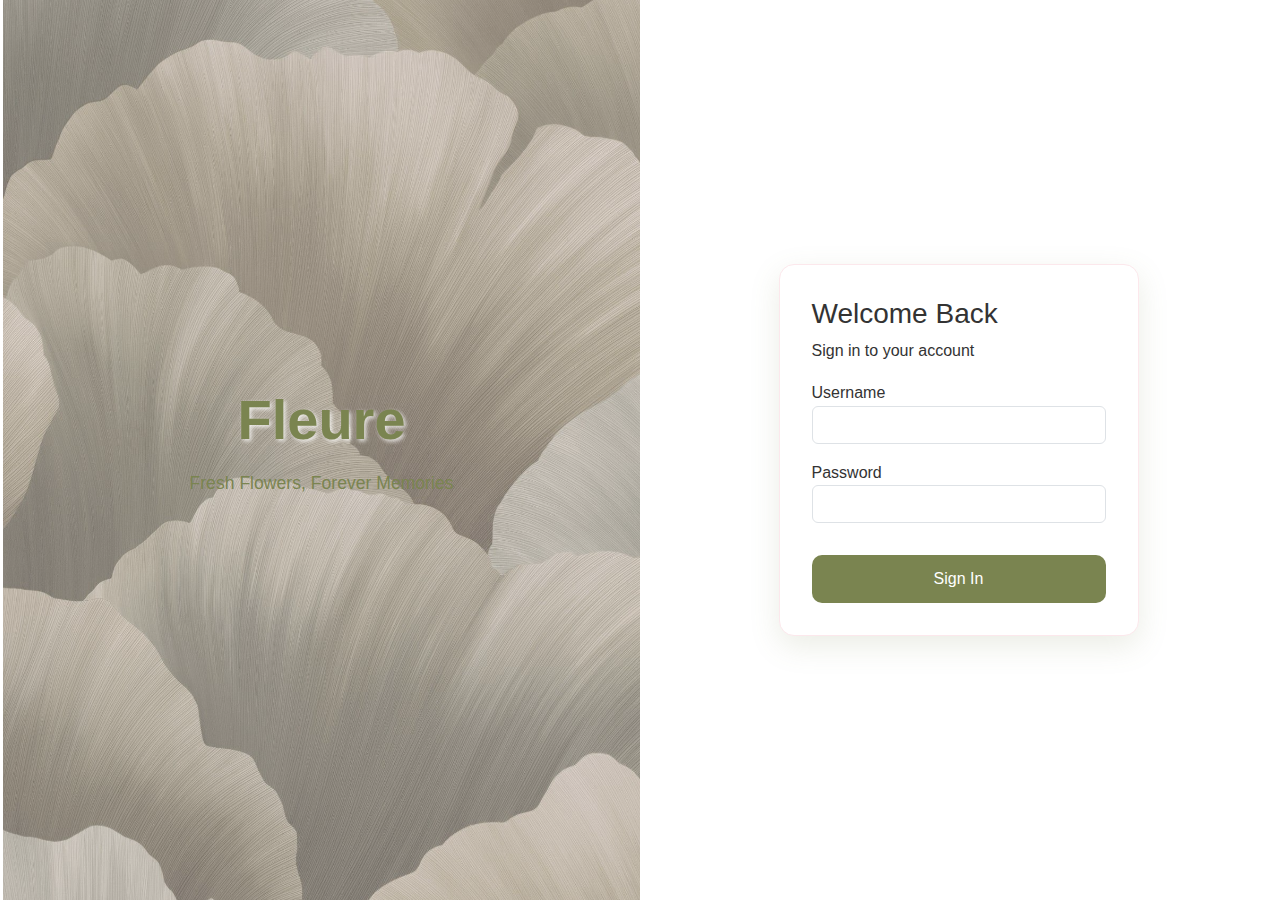
<file: index.html>
<!DOCTYPE html>
<html lang="en">
<head>
    <meta charset="UTF-8">
    <meta name="viewport" content="width=device-width, initial-scale=1.0">
    <title>Fleure - Login</title>
    <link href="https://cdn.jsdelivr.net/npm/bootstrap@5.3.0/dist/css/bootstrap.min.css" rel="stylesheet">
    <link href="css/style.css" rel="stylesheet">
</head>
<body class="login-body">
    <div class="container-fluid vh-100">
        <div class="row h-100">
            <div class="col-md-6 d-none d-md-block login-image-section">
                <div class="login-overlay">
                    <h3 class="brand-title">Fleure</h3>
                    <p class="brand-subtitle">Fresh Flowers, Forever Memories</p>
                </div>
            </div>
            <div class="col-md-6 d-flex align-items-center justify-content-center">
                <div class="login-form-container w-75">
                    <form id="loginForm" class="login-card">
                        <h3>Welcome Back</h3>
                        <p>Sign in to your account</p>
                        <div id="error" class="alert alert-danger d-none"></div>
                        <div class="mb-3">
                            <label for="username">Username</label>
                            <input type="text" name="username" id="username" class="form-control" required>
                        </div>
                        <div class="mb-4">
                            <label for="password">Password</label>
                            <input type="password" name="password" id="password" class="form-control" required>
                        </div>
                        <button type="submit" class="btn btn-login w-100">Sign In</button>
                    </form>
                </div>
            </div>
        </div>
    </div>

    <script src="js/session.js"></script>
</body>
</html>
</file>
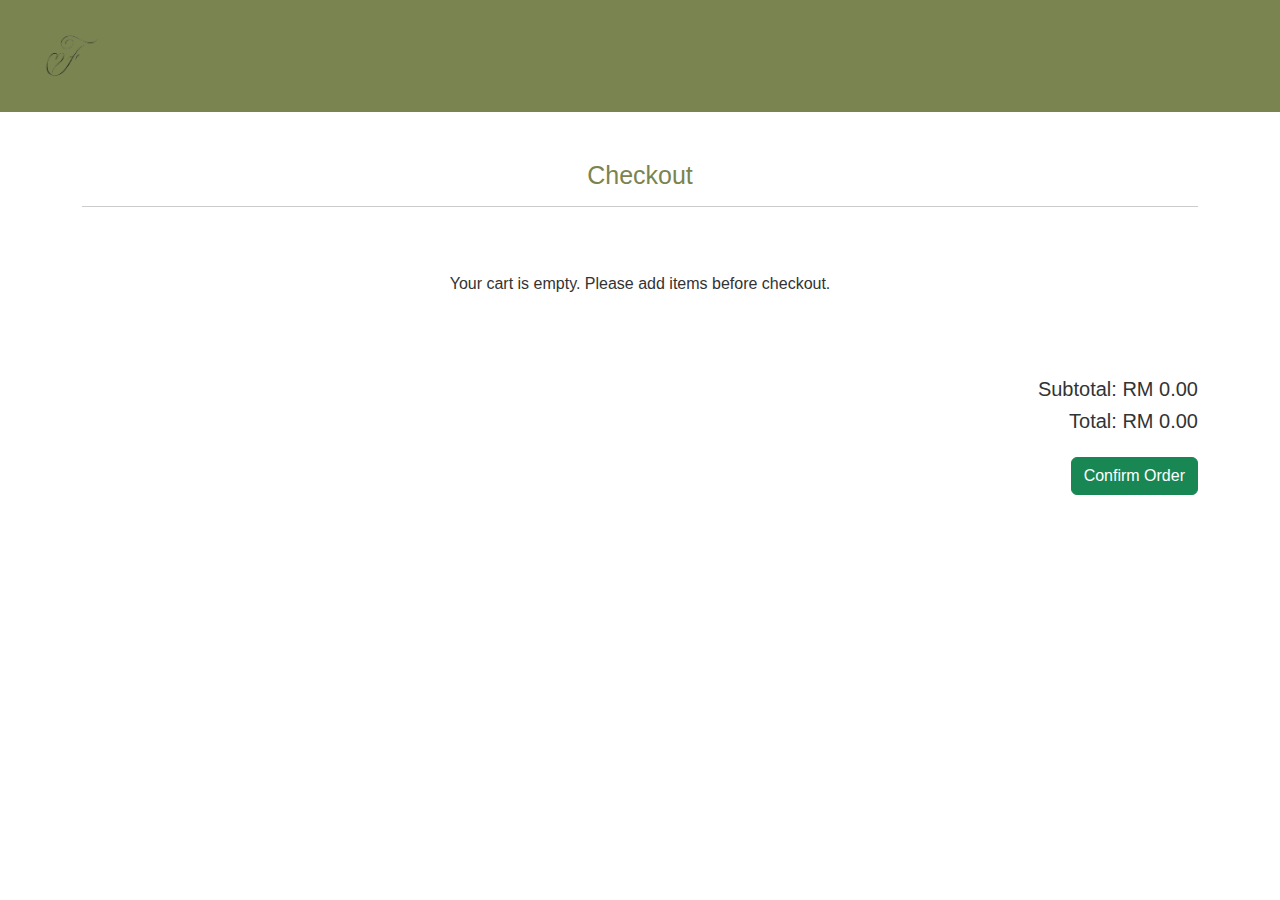
<file: checkout.html>
<!DOCTYPE html>
<html lang="en">
<head>
    <meta charset="UTF-8">
    <meta name="viewport" content="width=device-width, initial-scale=1.0">
    <title>Fleure - Checkout</title>
    <link href="https://cdn.jsdelivr.net/npm/bootstrap@5.3.0/dist/css/bootstrap.min.css" rel="stylesheet">
    <link rel="stylesheet" href="https://cdn.jsdelivr.net/npm/bootstrap-icons@1.10.0/font/bootstrap-icons.css">
    <link href="css/style.css" rel="stylesheet">
</head>
<body>

<nav class="navbar navbar-expand-lg navbar-custom">
    <div class="container-fluid">
        <a class="navbar-brand" href="dashboard.html">
            <img src="img/fleure.png" alt="Fleure Logo" class="navbar-logo ms-3">
        </a>
    </div>
</nav>

<div class="container my-5">
    <h4 class="section-title text-center">Checkout</h4>
    <hr class="section-divider">

    <div id="checkoutItems" class="mb-4"></div>

    <div class="text-end">
        <h5>Subtotal: RM <span id="checkoutSubtotal">0.00</span></h5>
        <h5>Total: RM <span id="checkoutTotal">0.00</span></h5>
        <button class="btn btn-success mt-3" id="confirmOrderBtn">Confirm Order</button>
    </div>
</div>

<script src="js/checkout.js"></script>
</body>
</html>
</file>
<file: css/style.css>
@font-face {
    font-family: "BBH Sans Hegarty";
    src: url('fonts/BBH-Sans-Hegarty-Regular.woff2') format('woff2'),
         url('fonts/BBH-Sans-Hegarty-Regular.woff') format('woff');
    font-weight: 400;
    font-style: normal;
}

:root {
    --primary-pink: #F9CDD5;
    --secondary-green: #7A8450;
    --light-pink: #fce8ec;
    --dark-green: #6a7348;
    --light-green: #a4b494;
    --white: #ffffff;
    --light-gray: #f8f9fa;
    --text-muted: #6c757d;
}


/* General styles */
* {
    margin: 0;
    padding: 0;
    box-sizing: border-box;
}

body {
    font-family: 'Segoe UI', Tahoma, Geneva, Verdana, sans-serif;
    background-color: var(--white);
    color: #333;
    line-height: 1.6;
}

.login-body {
    background-color: var(--white);
    height: 100vh;
    overflow: hidden;
}

.container-fluid {
    padding: 0 15px;
}

/* Login page */
.login-image-section {
    background: linear-gradient(rgba(249, 205, 213, 0.3), rgba(249, 205, 213, 0.3)), 
                url("../img/bg.jpg") center/cover;
    position: relative;
    min-height: 100vh;
}

.login-overlay {
    position: absolute;
    top: 50%;
    left: 50%;
    transform: translate(-50%, -50%);
    text-align: center;
    color: var(--secondary-green);
    width: 80%;
}

.brand-title {
    font-size: 3.5rem;
    font-weight: bold;
    margin-bottom: 1rem;
    color: var(--secondary-green);
    text-shadow: 2px 2px 4px rgba(255, 255, 255, 0.8);
}

.brand-subtitle {
    font-size: 1.1rem;
    font-weight: 300;
    color: var(--secondary-green);
}

.brand-title-mobile {
    font-size: 2.5rem;
    font-weight: bold;
    color: var(--secondary-green);
    margin-bottom: 0.5rem;
}

/* Login form */
.login-form-container {
    max-width: 400px;
    padding: 20px;
}

.login-card {
    padding: 2rem;
    background: var(--white);
    border-radius: 15px;
    box-shadow: 0 10px 30px rgba(122, 132, 80, 0.15);
    border: 1px solid var(--light-pink);
}

.login-title {
    font-size: 1.8rem;
    font-weight: 400;
    color: var(--secondary-green);
    margin-bottom: 0.5rem;
}

.login-subtitle {
    color: var(--text-muted);
    margin-bottom: 2rem;
    font-size: 0.95rem;
}

/* Control form */
.custom-input {
    border: 2px solid #e9ecef;
    border-radius: 10px;
    padding: 0.75rem 1rem;
    transition: all 0.3s ease;
    font-size: 0.95rem;
    background-color: var(--white);
}

.custom-input:focus {
    border-color: var(--primary-pink);
    box-shadow: 0 0 0 0.2rem rgba(249, 205, 213, 0.25);
    background-color: var(--light-pink);
}

.form-label {
    color: var(--secondary-green);
    font-weight: 500;
    margin-bottom: 0.5rem;
    font-size: 0.9rem;
}

/* Login button */
.btn-login {
    background-color: var(--secondary-green);
    border: none;
    color: var(--white);
    padding: 0.75rem;
    border-radius: 10px;
    font-weight: 500;
    transition: all 0.3s ease;
    font-size: 1rem;
}

.btn-login:hover {
    background-color: var(--dark-green);
    transform: translateY(-2px);
    box-shadow: 0 5px 15px rgba(122, 132, 80, 0.3);
}

.btn-login:active {
    transform: translateY(0);
}

.demo-credentials {
    background-color: var(--light-pink);
    padding: 1rem;
    border-radius: 10px;
    border-left: 4px solid var(--primary-pink);
    margin-top: 1.5rem;
}

.demo-credentials p {
    margin-bottom: 0.3rem;
    font-size: 0.85rem;
}

/* Error message */
.alert-danger {
    background-color: #f8d7da;
    border-color: #f5c6cb;
    color: #721c24;
    border-radius: 10px;
    border: none;
    padding: 0.75rem 1rem;
}

/* Navigation logo */
.navbar-brand {
    display: flex;
    align-items: center;
    text-decoration: none;
    padding: 0.5rem 0;
}

.navbar-logo {
    height: 80px;
    width: auto;
    margin-right: 5px;
    margin-left: 10px;
    border-radius: 5px;
}

.brand-text {
    font-size: 1.8rem;
    font-weight: bold;
    color: var(--secondary-green);
    letter-spacing: 0.5px;
}

/* Navigation */
.navbar-custom {
    background-color: #7A8450 !important;
}
.navbar-custom .navbar-brand,
.navbar-custom .nav-link {
    font-family: "BBH Sans Hegarty", sans-serif;
    color: white !important;
    font-weight: 400;
    font-size: 1rem;
}

.navbar-custom .nav-link.active {
    font-weight: 600;
}

.navbar-custom .nav-link:hover {
    color: #e0e0e0 !important;
}

.navbar-custom .nav-item {
    margin-right: 1rem;
}

.navbar-custom .nav-item:last-child {
    margin-right: 0;
}

/*Dropdown menu for products*/
.navbar-custom .dropdown-menu {
    background-color: var(--secondary-green);
    border-radius: 10px;
    padding: 0.5rem 0;
}

.navbar-custom .dropdown-item {
    font-family: "BBH Sans Hegarty", sans-serif;
    color: white;
    padding: 0.5rem 1rem;
    transition: all 0.3s ease;
}

.navbar-custom .dropdown-item:hover {
    background-color: var(--dark-green);
    color: white;
}


.navbar-toggler {
    border: none;
    padding: 0.25rem 0.5rem;
}

.navbar-toggler:focus {
    box-shadow: none;
    outline: none;
}

.dropdown-menu {
    border: none;
    box-shadow: 0 5px 15px rgba(122, 132, 80, 0.15);
    border-radius: 10px;
    padding: 0.5rem;
}

.dropdown-item {
    padding: 0.5rem 1rem;
    border-radius: 5px;
    color: var(--secondary-green);
    transition: all 0.3s ease;
}

.dropdown-item:hover {
    background-color: var(--primary-pink);
    color: var(--white);
}

.product-card {
    border: 1px solid #e9e9e9;
    padding: 15px;
    border-radius: 12px;
    background: #fff;
    box-shadow: 0 3px 10px rgba(0,0,0,.06);
}

.product-title {
    font-size: 17px;
    font-weight: 600;
    margin-bottom: 4px;
}

.product-price {
    font-size: 15px;
    font-weight: 500;
}

.product-stock {
    font-size: 13px;
    color: #666;
    margin-bottom: 10px;
}

.qty-container {
    display: flex;
    align-items: center;
    gap: 8px;
}

.qty-btn {
    background: #f2f2f2;
    border: none;
    padding: 4px 10px;
    border-radius: 6px;
    font-size: 17px;
}
.qty-btn:hover {
    background: #dfdfdf;
    cursor: pointer;
}

.qty-value {
    min-width: 20px;
    text-align: center;
    font-weight: 500;
}

.btn-checkout {
    background-color: #7A8450;
    color: white;
    font-weight: 600;
}

.cart-items .card .badge {
    background-color: #F9CDD5;
    color: #7A8450;
}

.cart-items i.bi-cart-x {
    color: #F9CDD5;
}

/* Dashboard welcome header*/
.dashboard-hero {
    height: 50vh; 
    background: url("../img/dashboardwall.jpg") center/cover no-repeat;
    display: flex;
    align-items: center;
    justify-content: center; 
}

.hero-content {
    text-align: center;
    color: #e0e6c7;
    background: rgba(0,0,0,0.35);
    padding: 25px 40px;
    border-radius: 12px;
}

.hero-content h1 {
    font-size: 38px;
    font-weight: 700;
    font-family: 'Playfair Display', serif;
}

.hero-content p {
    font-size: 18px;
    font-family: 'Poppins', sans-serif;
}

@media (max-width: 768px) {
    .dashboard-hero {
        height: 35vh;
    }

    .hero-content h1 {
        font-size: 26px;
    }

    .hero-content p {
        font-size: 14px;
    }
}

.stat-card {
    background: var(--white);
    padding: 1.8rem 1.5rem;
    border-radius: 15px;
    box-shadow: 0 5px 20px rgba(122, 132, 80, 0.1);
    display: flex;
    align-items: center;
    transition: all 0.3s ease;
    height: 100%;
    border: 1px solid var(--light-pink);
}

.stat-card:hover {
    transform: translateY(-5px);
    box-shadow: 0 8px 25px rgba(122, 132, 80, 0.15);
}

.stat-icon {
    width: 70px;
    height: 70px;
    border-radius: 15px;
    display: flex;
    align-items: center;
    justify-content: center;
    margin-right: 1.2rem;
    font-size: 1.8rem;
    color: var(--white);
    flex-shrink: 0;
}


.stat-info h3 {
    margin: 0;
    font-weight: 700;
    color: var(--secondary-green);
    font-size: 1.8rem;
}

.stat-info p {
    margin: 0;
    color: var(--text-muted);
    font-size: 0.9rem;
    font-weight: 500;
}

/* chart */
.chart-card {
    background: var(--white);
    padding: 2rem;
    border-radius: 15px;
    box-shadow: 0 5px 20px rgba(122, 132, 80, 0.1);
    height: 100%;
    border: 1px solid var(--light-pink);
}

.chart-card h4 {
    color: var(--secondary-green);
    margin-bottom: 1.5rem;
    font-weight: 600;
    font-size: 1.3rem;
    border-bottom: 2px solid var(--primary-pink);
    padding-bottom: 0.5rem;
}

.table {
    color: var(--secondary-green);
    margin-bottom: 0;
}

.table thead th {
    border-bottom: 3px solid var(--primary-pink);
    font-weight: 600;
    background-color: var(--light-pink);
    color: var(--secondary-green);
    padding: 1rem 0.75rem;
    font-size: 0.9rem;
}

.table tbody td {
    padding: 1rem 0.75rem;
    vertical-align: middle;
    border-color: #f1f1f1;
}

.table tbody tr:hover {
    background-color: var(--light-pink);
    transition: background-color 0.3s ease;
}

.status {
    padding: 0.4rem 1rem;
    border-radius: 20px;
    font-size: 0.8rem;
    font-weight: 500;
    display: inline-block;
    text-align: center;
    min-width: 100px;
}

.status.delivered {
    background-color: #d4edda;
    color: #155724;
    border: 1px solid #c3e6cb;
}

.status.shipped {
    background-color: #cce7ff;
    color: #004085;
    border: 1px solid #b3d7ff;
}

.status.processing {
    background-color: #fff3cd;
    color: #856404;
    border: 1px solid #ffeaa7;
}

.status.cancelled {
    background-color: #f8d7da;
    color: #721c24;
    border: 1px solid #f1b0b7;
}

/* button */
.btn-view-all {
    background-color: var(--secondary-green);
    color: var(--white);
    border: none;
    padding: 0.6rem 1.5rem;
    border-radius: 10px;
    text-decoration: none;
    font-weight: 500;
    transition: all 0.3s ease;
    font-size: 0.9rem;
    display: inline-block;
}

.btn-view-all:hover {
    background-color: var(--dark-green);
    color: var(--white);
    transform: translateY(-2px);
    box-shadow: 0 5px 15px rgba(122, 132, 80, 0.3);
}

.btn-action {
    background-color: var(--primary-pink);
    color: var(--secondary-green);
    border: none;
    border-radius: 8px;
    padding: 0.4rem 0.8rem;
    transition: all 0.3s ease;
    font-size: 0.8rem;
}

.btn-action:hover {
    background-color: var(--secondary-green);
    color: var(--white);
    transform: scale(1.05);
}

/*footer*/
.footer-custom {
    background-color: var(--secondary-green);
    color: var(--white);
    padding: 2.5rem 0;
    margin-top: 4rem;
    border-top: 3px solid var(--primary-pink);
}

.footer-custom p {
    margin: 0;
    font-weight: 500;
    font-size: 1rem;
}

/*products page*/
.page-header {
    padding: 2rem 1.5rem;
    background: linear-gradient(135deg, var(--primary-pink), #f8e1e6);
    border-radius: 15px;
    color: var(--secondary-green);
    box-shadow: 0 5px 15px rgba(249, 205, 213, 0.3);
    margin-bottom: 2rem;
}

.page-header h1 {
    margin-bottom: 0.5rem;
    font-weight: 600;
    font-size: 2.2rem;
}

.page-header p {
    font-size: 1.1rem;
    opacity: 0.9;
    margin-bottom: 0;
}

/*Products card*/
.product-card {
    background: var(--white);
    border-radius: 15px;
    box-shadow: 0 5px 20px rgba(122, 132, 80, 0.1);
    overflow: hidden;
    transition: all 0.3s ease;
    height: 100%;
    cursor: pointer;
    border: 1px solid var(--light-pink);
}

.product-card:hover {
    transform: translateY(-8px);
    box-shadow: 0 12px 30px rgba(122, 132, 80, 0.15);
}

.product-image {
    height: 220px;
    overflow: hidden;
    background-color: var(--light-pink);
}

.product-image img {
    width: 100%;
    height: 100%;
    object-fit: cover;
    transition: transform 0.5s ease;
}

.product-card:hover .product-image img {
    transform: scale(1.1);
}

.product-info {
    padding: 1.5rem;
}

.product-info h5 {
    color: var(--secondary-green);
    margin-bottom: 0.5rem;
    font-weight: 600;
    font-size: 1.2rem;
    line-height: 1.4;
}

.product-category {
    color: var(--primary-pink);
    font-size: 0.85rem;
    font-weight: 500;
    margin-bottom: 0.8rem;
    text-transform: uppercase;
    letter-spacing: 0.5px;
}

.product-price {
    font-size: 1.3rem;
    font-weight: bold;
    color: var(--secondary-green);
    margin-bottom: 0.5rem;
}

.product-stock {
    color: var(--text-muted);
    font-size: 0.85rem;
    font-weight: 500;
}

/*quick actions */
.quick-action-link {
    text-decoration: none;
    color: inherit;
    display: block;
}

.quick-action {
    padding: 2rem 1rem;
    border-radius: 15px;
    background: var(--white);
    box-shadow: 0 5px 20px rgba(122, 132, 80, 0.1);
    transition: all 0.3s ease;
    text-align: center;
    border: 1px solid var(--light-pink);
    height: 100%;
}

.quick-action:hover {
    transform: translateY(-5px);
    box-shadow: 0 10px 25px rgba(122, 132, 80, 0.15);
    background: linear-gradient(135deg, var(--light-pink), var(--white));
}

.quick-action i {
    font-size: 2.5rem;
    color: var(--secondary-green);
    margin-bottom: 1rem;
    display: block;
}

.quick-action p {
    margin: 0;
    font-weight: 600;
    color: var(--secondary-green);
    font-size: 1rem;
}

/*Checkout button */
.btn-checkout {
    background-color: var(--secondary-green);
    color: var(--white);
    border: none;
    padding: 0.85rem;
    border-radius: 10px;
    font-weight: 500;
    transition: all 0.3s ease;
    font-size: 1rem;
    width: 100%;
    margin-top: 1rem;
}

.btn-checkout:hover {
    background-color: var(--dark-green);
    transform: translateY(-2px);
    box-shadow: 0 5px 15px rgba(122, 132, 80, 0.3);
}

/* Order summary */
.order-summary {
    background: var(--light-pink);
    padding: 1.5rem;
    border-radius: 10px;
    margin-top: 1rem;
}

.order-summary .d-flex {
    padding: 0.5rem 0;
    border-bottom: 1px solid rgba(122, 132, 80, 0.1);
}

.order-summary hr {
    margin: 1rem 0;
    border-color: rgba(122, 132, 80, 0.2);
}

/* Contact Info */
.contact-info p {
    margin-bottom: 1rem;
    display: flex;
    align-items: center;
    font-size: 0.95rem;
    color: var(--secondary-green);
}

.contact-info i {
    margin-right: 1rem;
    color: var(--primary-pink);
    width: 20px;
    text-align: center;
    font-size: 1.1rem;
}

.chart-card ul {
    list-style: none;
    padding-left: 0;
}

.chart-card ul li {
    padding: 0.5rem 0;
    padding-left: 1.5rem;
    position: relative;
    color: var(--secondary-green);
}

.chart-card ul li:before {
    position: absolute;
    left: 0;
    color: var(--primary-pink);
}

/* Responsive design */
@media (max-width: 768px) {

    .login-form-container {
        width: 90%;
        margin: 0 auto;
        padding: 10px;
    }
    
    .login-card {
        padding: 1.5rem;
    }
    
    .brand-title {
        font-size: 2.5rem;
    }
    
    .brand-title-mobile {
        font-size: 2rem;
    }
    
    .navbar-logo {
        height: 32px;
        margin-right: 8px;
    }
    
    .brand-text {
        font-size: 1.5rem;
    }
    
    .navbar-nav .nav-link {
        margin: 0.2rem 0;
        text-align: center;
    }
    
    /* Dashboard */
    .welcome-card {
        padding: 1.5rem 1rem;
    }
    
    .welcome-card h2 {
        font-size: 1.5rem;
    }
    
    .stat-card {
        padding: 1.2rem 1rem;
        margin-bottom: 1rem;
    }
    
    .stat-icon {
        width: 50px;
        height: 50px;
        font-size: 1.3rem;
        margin-right: 1rem;
    }
    
    .stat-info h3 {
        font-size: 1.5rem;
    }
    
    .chart-card {
        padding: 1.2rem;
    }
    
    /* Products */
    .product-image {
        height: 180px;
    }
    
    .product-info {
        padding: 1.2rem;
    }
    
    .page-header {
        padding: 1.5rem 1rem;
    }
    
    .page-header h1 {
        font-size: 1.8rem;
    }
    
    /* Table */
    .table-responsive {
        font-size: 0.85rem;
    }
    
    .table thead th,
    .table tbody td {
        padding: 0.75rem 0.5rem;
    }
    
    /* quick actions */
    .quick-action {
        padding: 1.5rem 1rem;
        margin-bottom: 1rem;
    }
    
    .quick-action i {
        font-size: 2rem;
    }
    
    /* footer */
    .footer-custom {
        padding: 2rem 0;
        margin-top: 2rem;
    }
}

@media (max-width: 576px) {
    .container-fluid {
        padding: 0 10px;
    }
    
    .welcome-card h2 {
        font-size: 1.3rem;
    }
    
    .stat-info h3 {
        font-size: 1.3rem;
    }
    
    .product-info h5 {
        font-size: 1.1rem;
    }
    
    .chart-card h4 {
        font-size: 1.1rem;
    }
}

/* animation*/
@keyframes shake {
    0%, 100% { transform: translateX(0); }
    25% { transform: translateX(-5px); }
    75% { transform: translateX(5px); }
}

.text-muted {
    color: var(--text-muted) !important;
}

.mt-4 {
    margin-top: 2rem !important;
}

.mb-4 {
    margin-bottom: 2rem !important;
}

.py-5 {
    padding-top: 3rem !important;
    padding-bottom: 3rem !important;
}

.chart-container {
    position: relative;
    height: 250px;
    width: 100%;
}

.loading {
    opacity: 0.7;
    pointer-events: none;
}

.success {
    border-color: #76a782 !important;
    background-color: #d4edda !important;
}

::-webkit-scrollbar {
    width: 8px;
}

::-webkit-scrollbar-track {
    background: var(--light-pink);
}

::-webkit-scrollbar-thumb {
    background: var(--primary-pink);
    border-radius: 4px;
}

::-webkit-scrollbar-thumb:hover {
    background: var(--secondary-green);
}

.review-table {
    background-color: #7A8450;
    color: #fff;
    border-radius: 10px;
    overflow: hidden;
}

.review-table th, .review-table td {
    text-align: center;
    padding: 0.8rem;
    vertical-align: middle;
}

.review-table tbody tr:nth-child(odd) {
    background-color: rgba(255,255,255,0.1);
}

.bestseller-wrapper {
    position: relative;
    margin: 2rem 0;
}

.bestseller-track {
    display: flex;
    overflow-x: auto;
    scroll-behavior: smooth;
    gap: 1rem;
    padding-bottom: 1rem;
}

.bestseller-card {
    flex: 0 0 auto;
    width: 250px;
    border-radius: 12px;
    box-shadow: 0 4px 10px rgba(0,0,0,0.1);
    scroll-snap-align: start;
    transition: transform 0.3s;
}

.bestseller-card:hover {
    transform: scale(1.05);
}

.bestseller-btn {
    position: absolute;
    top: 50%;
    transform: translateY(-50%);
    background-color: rgba(255,255,255,0.8);
    border: none;
    border-radius: 50%;
    width: 35px;
    height: 35px;
    font-size: 1.3rem;
    cursor: pointer;
    z-index: 10;
    display: flex;
    align-items: center;
    justify-content: center;
}

.bestseller-btn:hover {
    background-color: rgba(255,255,255,1);
}

#bestsellerPrev { left: 5px; }
#bestsellerNext { right: 5px; }


.bestseller-wrapper::before,
.bestseller-wrapper::after {
    content: "";
    position: absolute;
    top: 0;
    bottom: 0;
    width: 40px;
    pointer-events: none;
    z-index: 5;
}

.section-header {
    margin-bottom: 1rem;
}

.section-header h4.section-title {
    font-family: 'YourCategoryFont', sans-serif;
    font-weight: 600;
    font-size: 1.5rem;
    margin-bottom: 0.25rem;
}

.section-underline {
    width: 60px;
    height: 3px;
    background-color: #F9CDD5;
}



.bestseller-wrapper::before { left: 0; background: linear-gradient(to right, #fff 0%, rgba(255,255,255,0) 100%); }
.bestseller-wrapper::after { right: 0; background: linear-gradient(to left, #fff 0%, rgba(255,255,255,0) 100%); }

/* mobile adjustments */
@media(max-width: 768px) {
    .bestseller-card {
        width: 200px;
    }
}

.scroll-btn {
    background: rgba(0,0,0,0.05);
    border: none;
    border-radius: 50%;
    width: 35px;
    height: 35px;
    display: flex;
    align-items: center;
    justify-content: center;
    cursor: pointer;
    transition: background 0.2s;
}
.scroll-btn:hover {
    background: rgba(0,0,0,0.1);
}
.scroll-btn i {
    font-size: 1rem;
}


.review-section-title {
    font-family: "Playwrite NZ Guides", cursive;
    font-size: 2rem;
    text-align: center;
    margin-bottom: 1.5rem;
    color: #7A8450;
}

.review-card {
    background: #7A8450;
    border-radius: 18px;
    padding: 35px;
    text-align: center;
    color: white;
    min-height: 260px;

    display: flex;
    flex-direction: column;
    gap: 14px;
    justify-content: center;

    box-shadow: 0 15px 30px rgba(0,0,0,0.15);
    transition: transform .25s ease, box-shadow .25s ease;
}

.review-card:hover {
    transform: translateY(-6px);
    box-shadow: 0px 18px 35px rgba(122,132,80,0.4);
}

/*review main text */
.review-text {
    font-family: "BBH Sans Hegarty", sans-serif;
    font-size: 1.18rem;
    font-weight: 400;
    line-height: 1.6;
    margin: 0 auto;
    max-width: 85%;
}

/*customer name */
.review-name {
    font-family: "BBH Sans Hegarty", sans-serif;
    font-size: 1.25rem;
    font-weight: 600;
    margin-bottom: 4px;
}

/*stars display 
.review-rating {
    font-size: 1.4rem;
    letter-spacing: 3px;
} */

.review-container {
    display: grid;
    grid-template-columns: repeat(auto-fit, minmax(280px, 1fr));
    gap: 25px;
    align-items: stretch;
}

.review-quote {
    font-size: 46px;
    color: rgba(255,255,255,0.8);
    margin-bottom: 5px;
}
.customer-reviews {
    padding: 40px 0;
}

.section-title {
    font-family: 'Poppins', sans-serif;
    font-weight: 400;
    font-size: 25px;
    color: #7A8450;
}

.reviews-wrapper {
    display: flex;
    gap: 20px;
    overflow-x: auto;
    scroll-snap-type: x mandatory;
    padding-bottom: 10px;
}

.reviews-wrapper::-webkit-scrollbar {
    display: none;
}

.review-card {
    flex: 0 0 280px;
    background: #7A8450;
    border-radius: 14px;
    padding: 25px;
    scroll-snap-align: start;
    text-align: center;
    color: white;
    box-shadow: 0 6px 12px rgba(0,0,0,0.12);
    position: relative;
}

.review-card i {
    font-size: 32px;
    color: #ffffff;
    margin-bottom: 10px;
}

.review-card p {
    font-size: 18px;
    font-weight: 500;
    margin-bottom: 12px;
    line-height: 1.5;
    font-family: "Playwrite NZ Guides", cursive;
}

.review-card span {
    font-size: 14px;
    opacity: 0.85;
}

/* About page hero */
.about-hero {
    position: relative;
    background-image: url('../img/about.jpg');
    background-size: cover;
    background-position: center;
    height: 300px;
    display: flex;
    align-items: center;
    justify-content: center;
    color: white;
}

.about-hero::after {
    content: '';
    position: absolute;
    top: 0;
    left: 0;
    width: 100%;
    height: 100%;
    background-color: rgba(0, 0, 0, 0.4); 
    z-index: 1;
}

.about-hero .container {
    position: relative;
    z-index: 2;
}


/*Vision and mission */
.vision-mission .card {
    border-radius: 15px;
    padding: 20px;
    transition: transform 0.3s ease, box-shadow 0.3s ease;
}

.vision-mission .card:hover {
    transform: translateY(-5px);
    box-shadow: 0 10px 20px rgba(0,0,0,0.1);
}

/* Section title */
.about-story h2,
.vision-mission h3 {
    font-family: 'Segoe UI', Tahoma, Geneva, Verdana, sans-serif;
}

/* Sales chart section */
.sales-chart {
    background-color: #fefcfb;
    padding: 3rem 0;
}

.sales-chart .card {
    background: linear-gradient(135deg, #F9CDD5 0%, #ffffff 100%);
    border-radius: 15px;
    box-shadow: 0 8px 20px rgba(122,132,80,0.15);
    padding: 2rem;
}

.sales-chart h2 {
    color: var(--secondary-green);
    font-weight: 700;
}

.sales-chart h4 {
    color: var(--secondary-green);
}

.sales-chart p {
    color: #555;
    font-size: 1rem;
    line-height: 1.6;
}

.footer-custom .social-icons a:hover i {
    transform: scale(1.2);
    transition: transform 0.3s ease;
}

.card-img-top {
    width: 100%;
    height: 260px;
    object-fit: cover;
    border-radius: 8px;
}

.card {
    display: flex;
    flex-direction: column;
}

.card-body {
    display: flex;
    flex-direction: column;
    justify-content: space-between;
}
</file>
